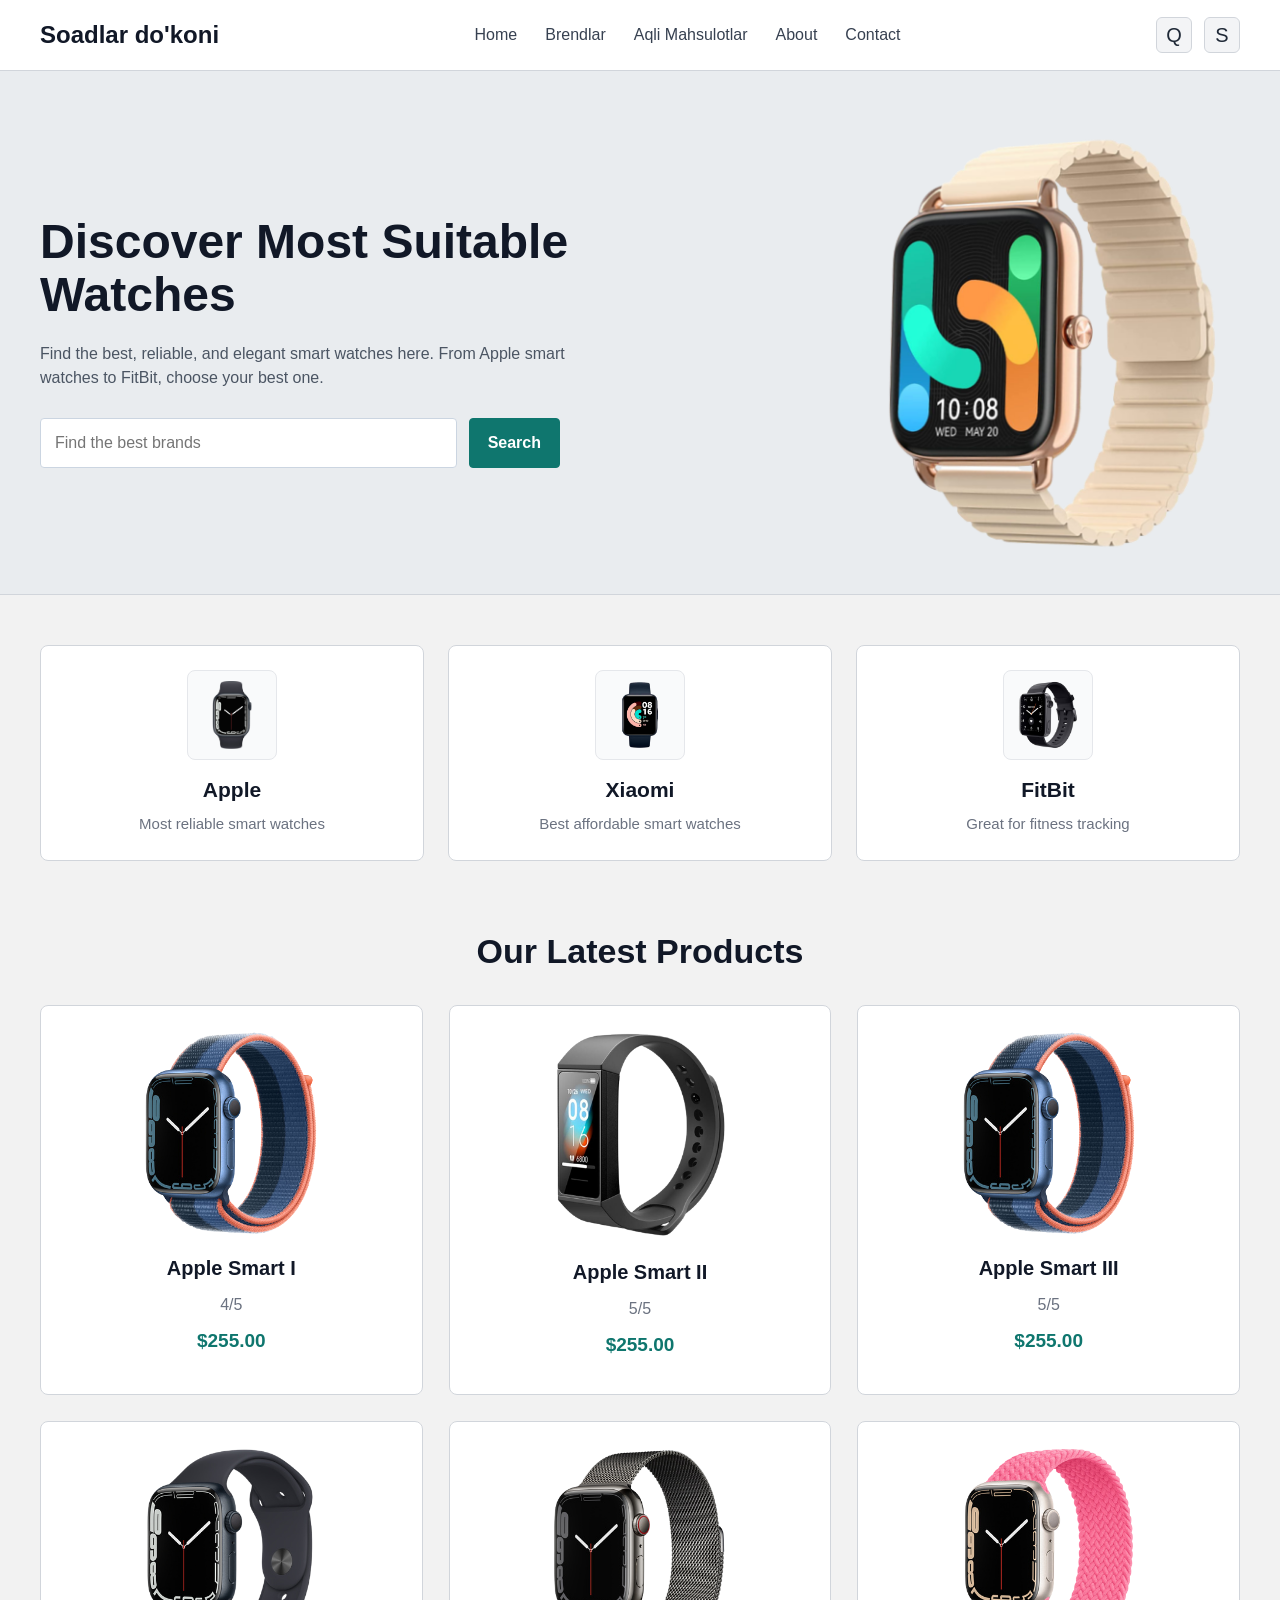
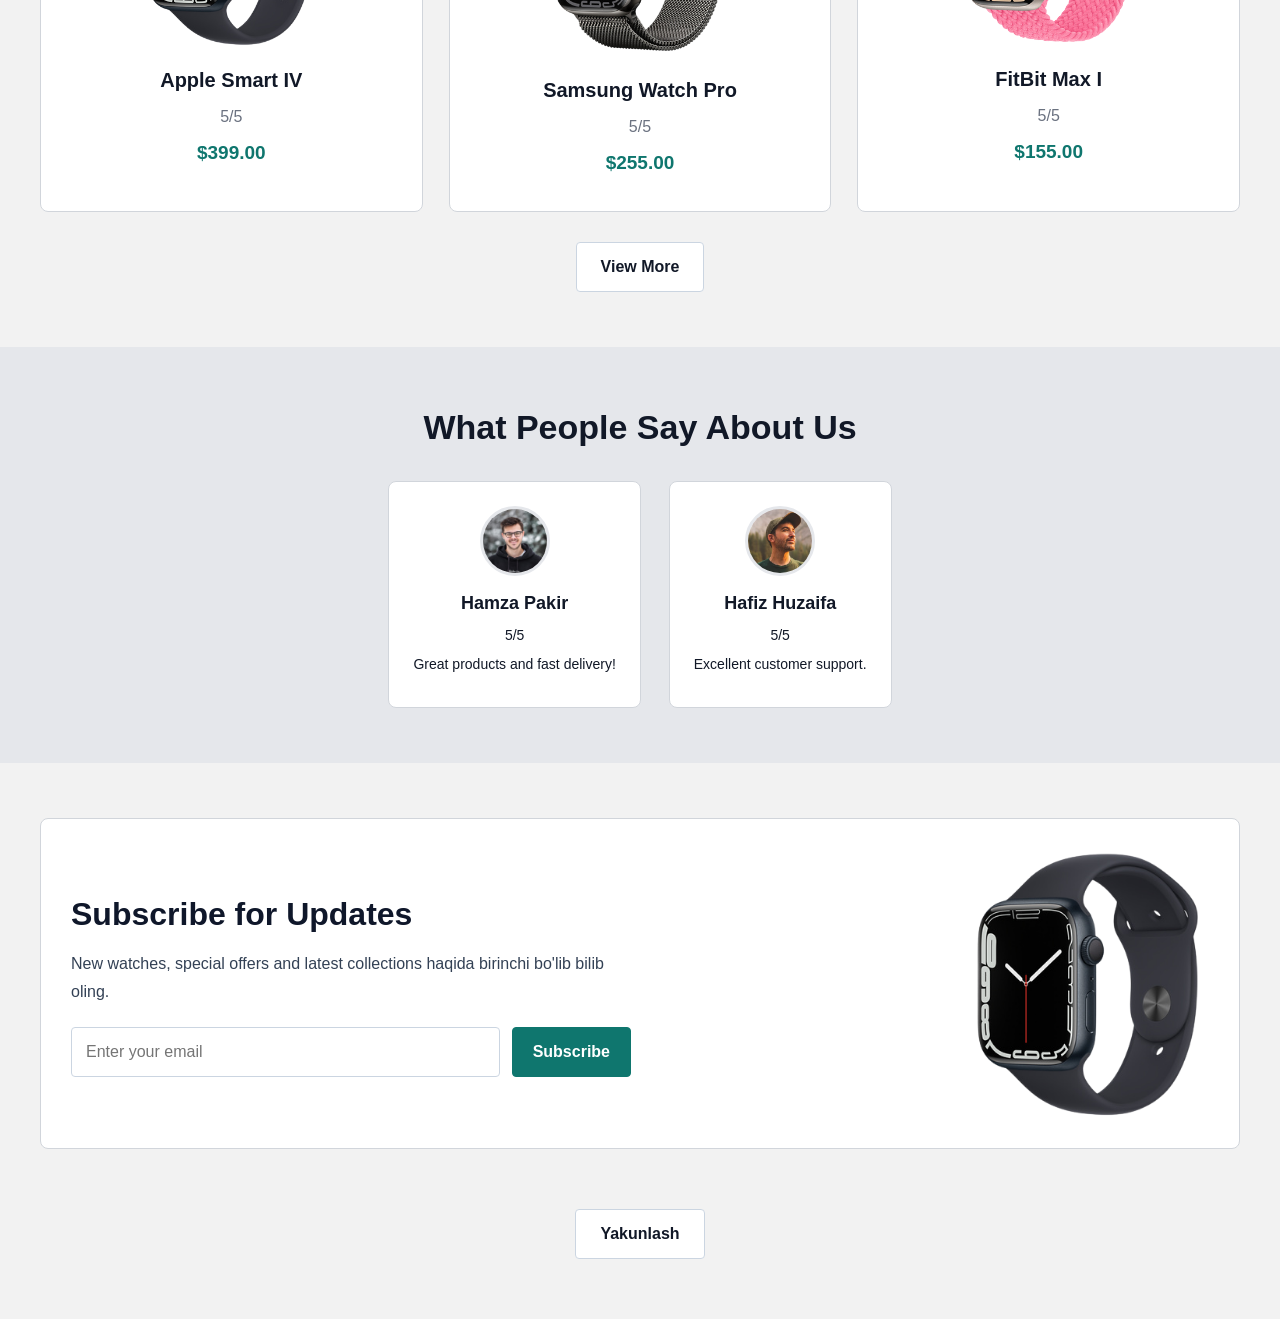
<file: index.html>
<!doctype html>
<html lang="en">
  <head>
    <meta charset="UTF-8" />
    <meta name="viewport" content="width=device-width, initial-scale=1.0" />
    <title>Smart Watches</title>
    <link rel="stylesheet" href="./style.css" />
    <link rel="stylesheet" href="https://unpkg.com/aos@2.3.1/dist/aos.css" />
  </head>
  <body>
    <nav>
      <div class="container nav-box" data-aos="fade-down" data-aos-duration="800">
        <div class="logo" data-aos="fade-right" data-aos-delay="100">Soadlar do'koni</div>

        <ul data-aos="fade-down" data-aos-delay="150">
          <li><a href="#home">Home</a></li>
          <li><a href="#brands">Brendlar</a></li>
          <li><a href="#products">Aqli Mahsulotlar</a></li>
          <li><a href="#testimonials">About</a></li>
          <li><a href="#newsletter">Contact</a></li>
        </ul>

        <div class="icons" data-aos="fade-left" data-aos-delay="200">
          <span>Q</span>
          <span>S</span>
        </div>
      </div>
    </nav>

    <section class="hero" id="home">
      <div class="container hero-box">
        <div class="hero-text" data-aos="fade-right" data-aos-duration="900">
          <h1 data-aos="fade-up" data-aos-delay="100">Discover Most Suitable Watches</h1>
          <p data-aos="fade-up" data-aos-delay="180">
            Find the best, reliable, and elegant smart watches here. From Apple
            smart watches to FitBit, choose your best one.
          </p>

          <div class="hero-search" data-aos="fade-up" data-aos-delay="260">
            <input type="text" placeholder="Find the best brands" />
            <button>Search</button>
          </div>
        </div>

        <div class="hero-image" data-aos="zoom-in" data-aos-delay="220">
          <img
            src="./rasm/c1733564954d5b292e79760fad8010e2230a8f58 (1).png"
            alt="Smart Watch"
          />
        </div>
      </div>
    </section>

    <section class="categories" id="brands">
      <div class="container categories-box">
        <div class="category-card" data-aos="fade-up" data-aos-delay="50">
          <img
            src="./rasm/282dc6c9c290b2ee35cb6d74142b46d17145c567.png"
            alt="Apple"
          />
          <h3>Apple</h3>
          <p>Most reliable smart watches</p>
        </div>

        <div class="category-card" data-aos="fade-up" data-aos-delay="140">
          <img
            src="./rasm/e01013cd0bd369c22f4b03a2c72db3ff166cb93e.png"
            alt="Xiaomi"
          />
          <h3>Xiaomi</h3>
          <p>Best affordable smart watches</p>
        </div>

        <div class="category-card" data-aos="fade-up" data-aos-delay="230">
          <img
            src="./rasm/2db47655bf4e215772e65b5d693c357244543f7d.png"
            alt="FitBit"
          />
          <h3>FitBit</h3>
          <p>Great for fitness tracking</p>
        </div>
      </div>
    </section>

    <section class="products" id="products">
      <div class="container">
        <h2 data-aos="fade-up">Our Latest Products</h2>

        <div class="product-grid">
          <div class="product-card" data-aos="fade-up" data-aos-delay="50">
            <img
              src="./rasm/2c021c1e3dee4b5e646f4df4aa7c6463b8539659 (1).png"
              alt="Apple Smart I"
            />
            <h3>Apple Smart I</h3>
            <p>4/5</p>
            <p class="price">$255.00</p>
          </div>

          <div class="product-card" data-aos="fade-up" data-aos-delay="100">
            <img
              src="./rasm/5ebac6090bf3348c1c70790c949c512789735cea.png"
              alt="Apple Smart II"
            />
            <h3>Apple Smart II</h3>
            <p>5/5</p>
            <p class="price">$255.00</p>
          </div>

          <div class="product-card" data-aos="fade-up" data-aos-delay="150">
            <img
              src="./rasm/2c021c1e3dee4b5e646f4df4aa7c6463b8539659.png"
              alt="Apple Smart III"
            />
            <h3>Apple Smart III</h3>
            <p>5/5</p>
            <p class="price">$255.00</p>
          </div>

          <div class="product-card" data-aos="fade-up" data-aos-delay="200">
            <img
              src="./rasm/504129fd61477c584f1862e18c7df1d430fb90ff.png"
              alt="Apple Smart IV"
            />
            <h3>Apple Smart IV</h3>
            <p>5/5</p>
            <p class="price">$399.00</p>
          </div>

          <div class="product-card" data-aos="fade-up" data-aos-delay="250">
            <img
              src="./rasm/c7d8e7abfdcc40c742f225a7c9613858c77aa5f3 (3).png"
              alt="Samsung Watch Pro"
            />
            <h3>Samsung Watch Pro</h3>
            <p>5/5</p>
            <p class="price">$255.00</p>
          </div>

          <div class="product-card" data-aos="fade-up" data-aos-delay="300">
            <img
              src="./rasm/074fb404d35df961b700e57b34ebd04b1002b6d4.png"
              alt="FitBit Max I"
            />
            <h3>FitBit Max I</h3>
            <p>5/5</p>
            <p class="price">$155.00</p>
          </div>
        </div>

        <button class="view-more" data-aos="zoom-in" data-aos-delay="150">View More</button>
      </div>
    </section>

    <section class="testimonials" id="testimonials">
      <div class="container">
        <h2 data-aos="fade-up">What People Say About Us</h2>

        <div class="testimonial-cards">
          <div class="testimonial-card" data-aos="fade-right" data-aos-delay="100">
            <img
              src="./rasm/fac8768c26285adf4fabaa8d76087f01b00f31ac.jpg"
              alt="User1"
            />
            <p class="name">Hamza Pakir</p>
            <p>5/5</p>
            <p>Great products and fast delivery!</p>
          </div>

          <div class="testimonial-card" data-aos="fade-left" data-aos-delay="180">
            <img
              src="./rasm/6ef75959cad14640b5578447545b84c81ad7b0de.jpg"
              alt="User2"
            />
            <p class="name">Hafiz Huzaifa</p>
            <p>5/5</p>
            <p>Excellent customer support.</p>
          </div>
        </div>
      </div>
    </section>

    <section class="newsletter" id="newsletter">
      <div class="container newsletter-box">
        <div class="newsletter-content" data-aos="fade-right">
          <h2 data-aos="fade-up" data-aos-delay="80">Subscribe for Updates</h2>
          <p data-aos="fade-up" data-aos-delay="140">
            New watches, special offers and latest collections haqida birinchi
            bo'lib bilib oling.
          </p>

          <div class="newsletter-form" data-aos="fade-up" data-aos-delay="220">
            <input type="email" placeholder="Enter your email" />
            <button>Subscribe</button>
          </div>
        </div>

        <div class="newsletter-image" data-aos="zoom-in-left" data-aos-delay="180">
          <img
            src="./rasm/504129fd61477c584f1862e18c7df1d430fb90ff.png"
            alt="Smart Watch"
          />
        </div>
      </div>
    </section>

    <div class="container finish-btn-box" data-aos="fade-up" data-aos-delay="100">
      <button class="button">
        <span><a href="../index.html">Yakunlash</a></span>
      </button>
    </div>

    <script src="https://unpkg.com/aos@2.3.1/dist/aos.js"></script>
    <script>
      AOS.init({
        duration: 800,
        once: true,
        offset: 60,
      });
    </script>
  </body>
</html>
</file>
<file: style.css>
* {
    box-sizing: border-box;
    margin: 0;
    padding: 0;
    font-family: Arial, Helvetica, sans-serif;
}

html {
    scroll-behavior: smooth;
}

body {
    background: #f2f2f2;
    color: #1f2937;
    line-height: 1.5;
}

img {
    display: block;
    max-width: 100%;
}

a {
    text-decoration: none;
    color: inherit;
}

button,
input {
    font: inherit;
}

.container {
    width: min(1200px, calc(100% - 32px));
    margin: 0 auto;
}

/* Navbar */
nav {
    background: #ffffff;
    border-bottom: 1px solid #d1d5db;
}

.nav-box {
    display: flex;
    justify-content: space-between;
    align-items: center;
    min-height: 70px;
    gap: 20px;
}

nav .logo {
    font-weight: 700;
    font-size: 24px;
    color: #111827;
}

nav ul {
    list-style: none;
    display: flex;
    gap: 28px;
}

nav ul li a {
    cursor: pointer;
    color: #374151;
    font-weight: 500;
}

nav ul li a:hover {
    color: #000000;
}

nav .icons {
    display: flex;
    gap: 12px;
    font-size: 20px;
}

nav .icons span {
    width: 36px;
    height: 36px;
    display: grid;
    place-items: center;
    background: #f3f4f6;
    border: 1px solid #d1d5db;
    border-radius: 6px;
    cursor: pointer;
}

nav .icons span:hover {
    background: #e5e7eb;
}

/* Hero Section */
.hero {
    padding: 50px 0 30px;
    background: #e9ecef;
    border-bottom: 1px solid #d1d5db;
}

.hero-box {
    display: flex;
    justify-content: space-between;
    align-items: center;
    gap: 40px;
}

.hero-text {
    max-width: 560px;
}

.hero-text h1 {
    font-size: 48px;
    line-height: 1.1;
    margin-bottom: 20px;
    color: #111827;
}

.hero-text p {
    font-size: 16px;
    margin-bottom: 28px;
    color: #4b5563;
}

.hero-search {
    display: flex;
    align-items: center;
    gap: 12px;
    max-width: 520px;
    background: transparent;
}

.hero-text input[type="text"] {
    padding: 12px 14px;
    width: 100%;
    border: 1px solid #cbd5e1;
    outline: none;
    border-radius: 4px;
    color: #111827;
    background: #ffffff;
}

.hero-text button {
    padding: 12px 18px;
    border: 1px solid #0f766e;
    background: #0f766e;
    color: #fff;
    border-radius: 4px;
    cursor: pointer;
    font-weight: 600;
}

.hero-text button:hover {
    background: #115e59;
}

.hero-image {
    flex-shrink: 0;
}

.hero img {
    max-width: 380px;
    width: 100%;
    filter: none;
}

/* Categories Section */
.categories {
    padding: 50px 0 10px;
}

.categories-box {
    display: grid;
    grid-template-columns: repeat(3, 1fr);
    gap: 24px;
}

.category-card {
    text-align: center;
    background: #ffffff;
    border: 1px solid #d1d5db;
    border-radius: 8px;
    padding: 24px 20px;
}

.category-card:hover {
    border-color: #9ca3af;
}

.category-card img {
    width: 90px;
    height: 90px;
    object-fit: contain;
    margin: 0 auto 14px;
    background: #f9fafb;
    border: 1px solid #e5e7eb;
    border-radius: 8px;
    padding: 10px;
}

.category-card h3 {
    margin-bottom: 8px;
    font-size: 21px;
    color: #111827;
}

.category-card p {
    color: #6b7280;
    font-size: 15px;
}

/* Products Section */
.products {
    text-align: center;
    padding: 55px 0;
}

.products h2 {
    font-size: 34px;
    margin-bottom: 28px;
    color: #111827;
}

.product-grid {
    display: grid;
    grid-template-columns: repeat(3, 1fr);
    gap: 26px;
}

.product-card {
    border: 1px solid #d1d5db;
    border-radius: 8px;
    padding: 24px 18px;
    background: #ffffff;
}

.product-card:hover {
    border-color: #9ca3af;
}

.product-card img {
    max-width: 180px;
    margin: 0 auto 18px;
}

.product-card h3 {
    margin-bottom: 10px;
    color: #111827;
    font-size: 20px;
}

.product-card p {
    color: #6b7280;
    margin-bottom: 10px;
}

.product-card .price {
    font-weight: bold;
    color: #0f766e;
    font-size: 19px;
}

.view-more {
    margin-top: 30px;
    padding: 12px 24px;
    background: #ffffff;
    color: #111827;
    border: 1px solid #cbd5e1;
    border-radius: 4px;
    cursor: pointer;
    font-weight: 600;
}

.view-more:hover {
    background: #f3f4f6;
}

/* Testimonials */
.testimonials {
    background: #e5e7eb;
    padding: 55px 0;
    text-align: center;
}

.testimonials h2 {
    font-size: 34px;
    margin-bottom: 28px;
    color: #111827;
}

.testimonial-cards {
    display: flex;
    justify-content: center;
    gap: 28px;
    flex-wrap: wrap;
}

.testimonial-card {
    background-color: #ffffff;
    color: #111827;
    padding: 24px;
    border-radius: 8px;
    max-width: 320px;
    border: 1px solid #d1d5db;
}

.testimonial-card:hover {
    border-color: #9ca3af;
}

.testimonial-card img {
    width: 70px;
    height: 70px;
    object-fit: cover;
    border-radius: 50%;
    margin: 0 auto 14px;
    border: 3px solid #e5e7eb;
}

.testimonial-card p {
    font-size: 14px;
    margin-bottom: 8px;
}

.testimonial-card .name {
    font-weight: bold;
    font-size: 18px;
}

/* Newsletter */
.newsletter {
    padding: 55px 0 30px;
}

.newsletter-box {
    display: flex;
    justify-content: space-between;
    align-items: center;
    gap: 30px;
    padding: 30px;
    border-radius: 8px;
    background: #ffffff;
    border: 1px solid #d1d5db;
    color: #0f172a;
}

.newsletter-content {
    max-width: 560px;
}

.newsletter-content h2 {
    font-size: 32px;
    margin-bottom: 12px;
}

.newsletter-content p {
    color: #334155;
    margin-bottom: 22px;
    line-height: 1.7;
}

.newsletter-form {
    display: flex;
    gap: 12px;
    flex-wrap: wrap;
}

.newsletter input[type="email"] {
    padding: 12px 14px;
    min-width: 280px;
    flex: 1;
    border: 1px solid #cbd5e1;
    border-radius: 4px;
    outline: none;
}

.newsletter button {
    padding: 12px 20px;
    background-color: #0f766e;
    color: #fff;
    border: 1px solid #0f766e;
    border-radius: 4px;
    cursor: pointer;
    font-weight: 600;
}

.newsletter button:hover {
    background-color: #115e59;
}

.newsletter-image img {
    max-width: 240px;
}

/* Finish Button */
.finish-btn-box {
    display: flex;
    justify-content: center;
    padding: 30px 0 60px;
}

.button {
    border: 1px solid #cbd5e1;
    padding: 12px 24px;
    border-radius: 4px;
    background: #ffffff;
    cursor: pointer;
}

.button span a {
    color: #111827;
    font-weight: 700;
}

.button:hover {
    background: #f3f4f6;
}

/* Responsive */
@media (max-width: 992px) {
    .hero-box {
        flex-direction: column;
        text-align: center;
    }

    .hero-text {
        max-width: 100%;
    }

    .hero-search {
        margin: 0 auto;
    }

    .categories-box {
        grid-template-columns: 1fr;
    }

    .product-grid {
        grid-template-columns: repeat(2, 1fr);
    }

    .newsletter-box {
        flex-direction: column;
        text-align: center;
    }

    .newsletter-form {
        justify-content: center;
    }
}

@media (max-width: 768px) {
    .nav-box {
        flex-wrap: wrap;
        justify-content: center;
    }

    nav ul {
        gap: 18px;
        flex-wrap: wrap;
        justify-content: center;
    }

    .hero-text h1 {
        font-size: 40px;
    }

    .products h2,
    .testimonials h2,
    .newsletter-content h2 {
        font-size: 30px;
    }

    .product-grid {
        grid-template-columns: 1fr;
    }

    .hero-search {
        flex-direction: column;
        background: transparent;
        box-shadow: none;
        padding: 0;
    }

    .hero-text input[type="text"],
    .hero-text button {
        width: 100%;
    }

    .hero-text input[type="text"] {
        background: #fff;
    }

    .newsletter input[type="email"] {
        min-width: 100%;
    }
}

@media (max-width: 480px) {
    nav {
        padding: 0;
    }

    .hero {
        padding: 50px 0 40px;
    }

    .hero-text h1 {
        font-size: 32px;
    }

    .hero-text p {
        font-size: 15px;
    }

    .products,
    .testimonials,
    .categories,
    .newsletter {
        padding-top: 50px;
    }

    .newsletter-box {
        padding: 28px 20px;
    }
}
</file>
